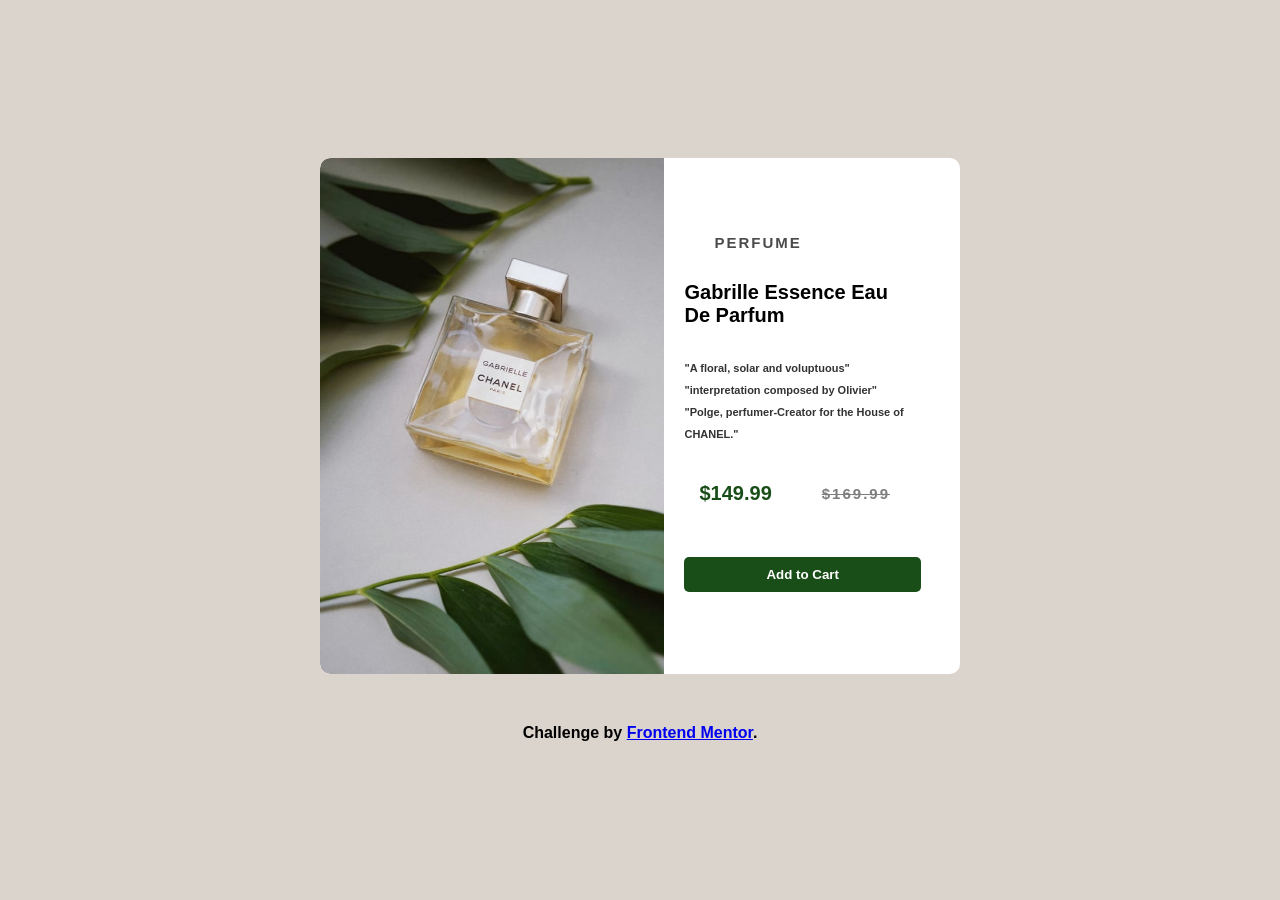
<file: index.html>
<!DOCTYPE html>
<html lang="en">
<head>
    <meta charset="UTF-8">
    <meta name="viewport" content="width=device-width, initial-scale=1.0">
    <title>Product preview</title>
    <link rel="stylesheet" href="style.css">
</head>
<body>
    <div class="containner">
        <div class="card">
                <img class="img-desktop" src="img_desktop.jpg">
                <img  class="img-mobile" src="img_mobile.jpg">
            
            <main>
                <h2>PERFUME</h2>
                <h1>Gabrille Essence Eau De Parfum</h1>
                <p>"A floral, solar and voluptuous"
                    <br>
                    "interpretation composed by Olivier"
                    <br>
                    "Polge, perfumer-Creator for the House of CHANEL."
                </p>
                <div class="price-container">
                    <h1>$149.99</h1>
                    <h2>$169.99</h2>
                  </div>
              
                  <div class="btn">
                    <button>Add to Cart</button>
                  </div>
            </main>
        </div>
        <div class="footer">
            Challenge by
             <a href="https://www.frontendmentor.io?ref=challenge" 
            target="_blank">Frontend Mentor</a>. 
        </div>
    </div>
</body>
</html>
</file>
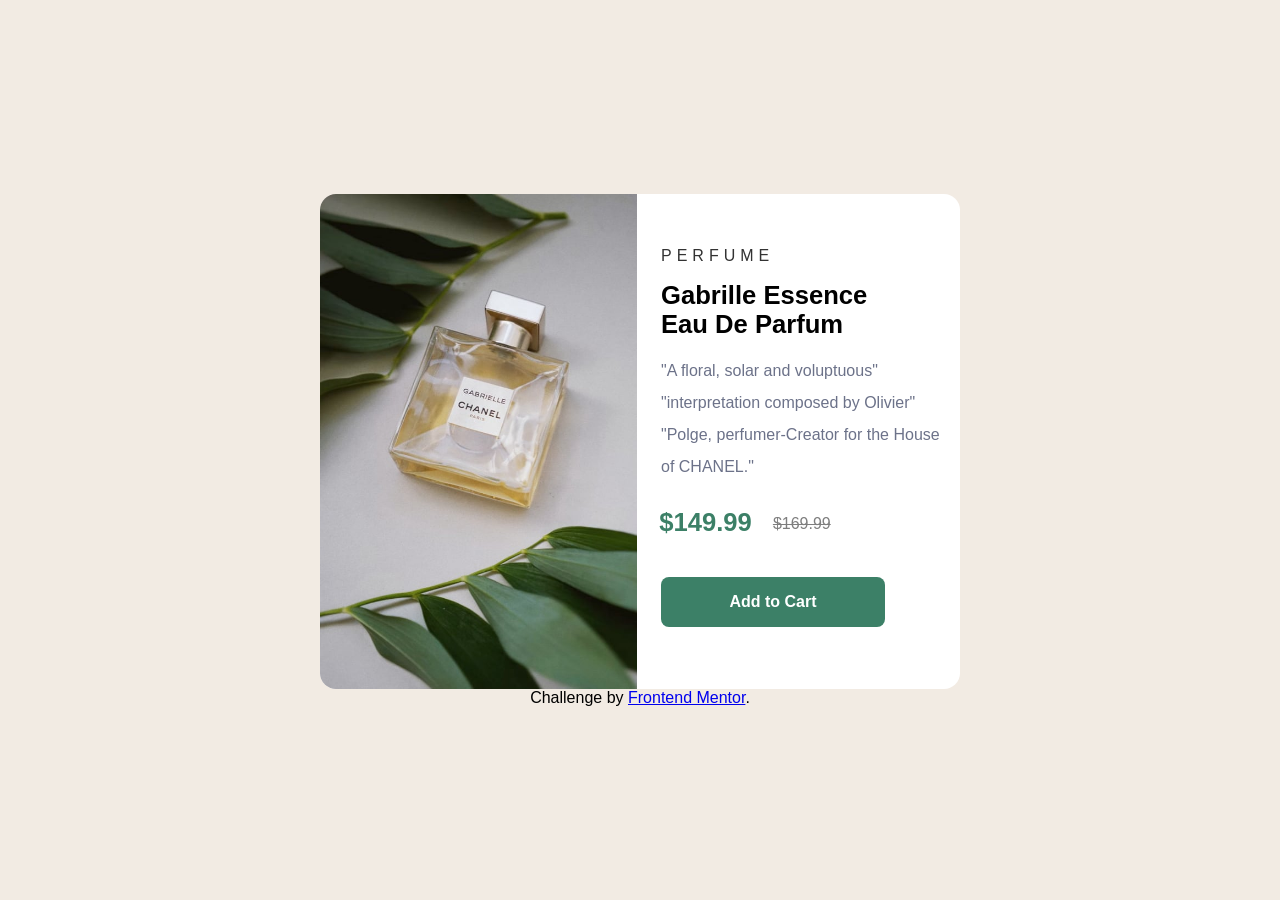
<file: product preview.html>
<!DOCTYPE html>
<html lang="en">
<head>
    <meta charset="UTF-8">
    <meta name="viewport" content="width=device-width, initial-scale=1.0">
    <title>Product preview</title>
    <link rel="stylesheet" href="product preview.css">
</head>
<body>
    <div class="containner">
        <div class="card">
                <img class="img-desktop" src="image-product-desktop.jpg">
                <img  class="img-mobile" src="image-product-mobile.jpg">
            
            <main>
                <h2>PERFUME</h2>
                <h1>Gabrille Essence Eau De Parfum</h1>
                <p>"A floral, solar and voluptuous"
                    <br>
                    "interpretation composed by Olivier"
                    <br>
                    "Polge, perfumer-Creator for the House of CHANEL."
                </p>
                <div class="price-container">
                    <h1>$149.99</h1>
                    <h2>$169.99</h2>
                  </div>
              
                  <div class="btn">
                    <button>Add to Cart</button>
                  </div>
            </main>
        </div>
        <div class="footer">
            Challenge by
             <a href="https://www.frontendmentor.io?ref=challenge" 
            target="_blank">Frontend Mentor</a>. 
        </div>
    </div>
</body>
</html>
</file>
<file: style.css>
*{
    margin: 0;
    padding: 0;
    box-sizing: border-box;
}

body{
    font-family: Arial, Helvetica, sans-serif;
    font-weight: 600;
    background-color: hsl(30, 16%, 83%);
    
}

.containner{
    display: flex;
    flex-direction: column;
    justify-content: center;
    align-items: center;
    min-height: 100vh;
}

.card{
    display: flex;
    flex-direction: column;
    justify-content: center;
    align-items: center;
    width: 320px;
    height: auto;
    border-radius: 10px;
    overflow: hidden;
    background-color: hsl(0, 0%, 100%);
}

.img-desktop{
    display: none;
}

.img-mobile{
    width: 320px;
    height: auto;
    border-radius: 10px 10px 0 0;
}

main{
    width: 320px;
    height: auto;
}

main h2{
    display: block;
    font-size: 15px;
    font-weight: 600;
    margin: 10px 0 30px 50px;
    opacity: 0.7;
    letter-spacing: 2px;
}

main h1{
    display: block;
    width: 70%;
    font-size: 20px;
    margin: 0 0 30px 20px;
    
}

main p{
    display: block;
    font-size: 11px;
    font-weight: 700;
    line-height: 2;
    margin-left: 20px;
    margin-bottom: 30px;
    opacity: .8;
}

.price-container{
    display: flex;
    font-size: 15px;
    align-items: center;
    justify-content: center;
    margin-bottom: 15px;
    margin-left: 20px;
}

.price-container h1{
    font-size:20px;
    color: rgb(25, 78, 25);
    margin-left: 15px;
}

.price-container h2{
    text-decoration: line-through;
    margin-bottom: 40px;
    font-weight: 700;
    opacity: .5;
    margin-right: 70px;
}

button{
    color: hsl(0, 0%, 100%);
    font-weight: 700;
    text-decoration: none;
    background: none;
    border: none;
}

.btn{
    display: flex;
    justify-content: center;
    align-items: center;
    width: 80%;
    border-radius: 5px;
    padding: 10px;
    margin-left: 20px;
    margin-bottom: 15px;
    background-color: rgb(25, 78, 25);
    
}

.btn:hover{
    background-color: rgb(15, 47, 15);
}

.footer{
    margin-top: 50px;
}

@media  (min-width: 720px) {

    .card{
    display: flex;
    flex-direction: row;
    justify-content: center;
    align-items: center;
    width: 640px;
    height: auto;
    background-color: hsl(0, 0%, 100%);
    border-radius: 10px;
    overflow: hidden;
    }

    .img-mobile {
        display: none;
      
    }

    .img-desktop{
        display: block;
        min-width: 330px;
        border-radius:10px 0 0 10px ;
    }

    main{
        width: 320px;
       margin: 20px 0;
    }

}
</file>
<file: product preview.css>
*{
    margin: 0;
    padding: 0;
    box-sizing: border-box;
}

body{
    font-family: Arial, Helvetica, sans-serif;
    font-weight: 500;
    background: hsl(30, 38%, 92%);
}

.containner{
    display: flex;
    flex-direction: column;
    align-items: center;
    justify-content: center;
    min-height: 100vh;
}

.card{
    display: flex;
    flex-direction: column;
    justify-content: center;
    align-items: center;
    background-color: hsl(0, 0%, 100%);
    border-radius: 1rem;
    width: 320px;
    height: auto;
    overflow: hidden;
}

.img-desktop{
    display: none;
}

.img-mobile{
    width: 320px;
    height:100%;
    border-radius: 1rem 1rem 0 0;
}

main{
    width: 320px;
    height: auto;
    margin: 0 1rem 0 1rem;
}

main h1{
    font-size: 1.6rem;
    font-family: Arial, Helvetica, sans-serif;
    width: 70%;
    margin-left: 1.5rem;
    margin-bottom: 1rem;
}

main h2{
    font-weight: 500;
    letter-spacing: 5px;
    font-size: 1rem;
    margin-left: 1.5rem;
    margin-top: 1rem;
    margin-bottom: 1rem;
    opacity: 0.8;
}

main p{
    line-height: 2;
    text-align: left;
    font-size: 1rem;
    color: hsl(228, 12%, 48%);
    margin-left: 1.5rem;
    margin-bottom: 1rem;
}

.price-container{
    display: flex;
    margin-right: 10rem;
    justify-content: center;
    align-items: center;
    margin-left: 2rem;
    margin-bottom: 1rem;
}

.price-container h1{
    color: hsl(158, 36%, 37%);
    
}
.price-container h2{
    opacity: 0.5;
    font-weight: 500;
    text-decoration: line-through;
    letter-spacing: normal;
    margin-bottom: 1.7rem;
}

button{
    text-decoration: none;
    border: none;
    background: none;
    font-size: 1rem;
    color: hsl(0, 0%, 100%);
    font-weight: 700;
    
}

.btn{
    display: flex;
    justify-content: center;
    align-items: center;
    background-color:  hsl(158, 36%, 37%);
    border-radius: 0.5rem;
    padding: 1rem;
    width: 70%;
    gap: 0.5rem;
    margin-bottom: 1.5rem;
    margin-left: 1.5rem;
}

@media  (min-width: 720px) {
    .card{
    display: flex;
    flex-direction: row;
    justify-content: center;
    align-items: center;
    background-color: hsl(0, 0%, 100%);
    border-radius: 1rem;
    width: 640px;
    height: auto;
    overflow: hidden;
    }

    .img-mobile {
        display: none;
      
    }

    .img-desktop{
        display: block;
        min-width: 330px;
    }
   
    main{
        width: 320px;
        margin-bottom: 1rem;
        margin-top: 1rem;
        margin-left: 0rem;
    }
 }
</file>
